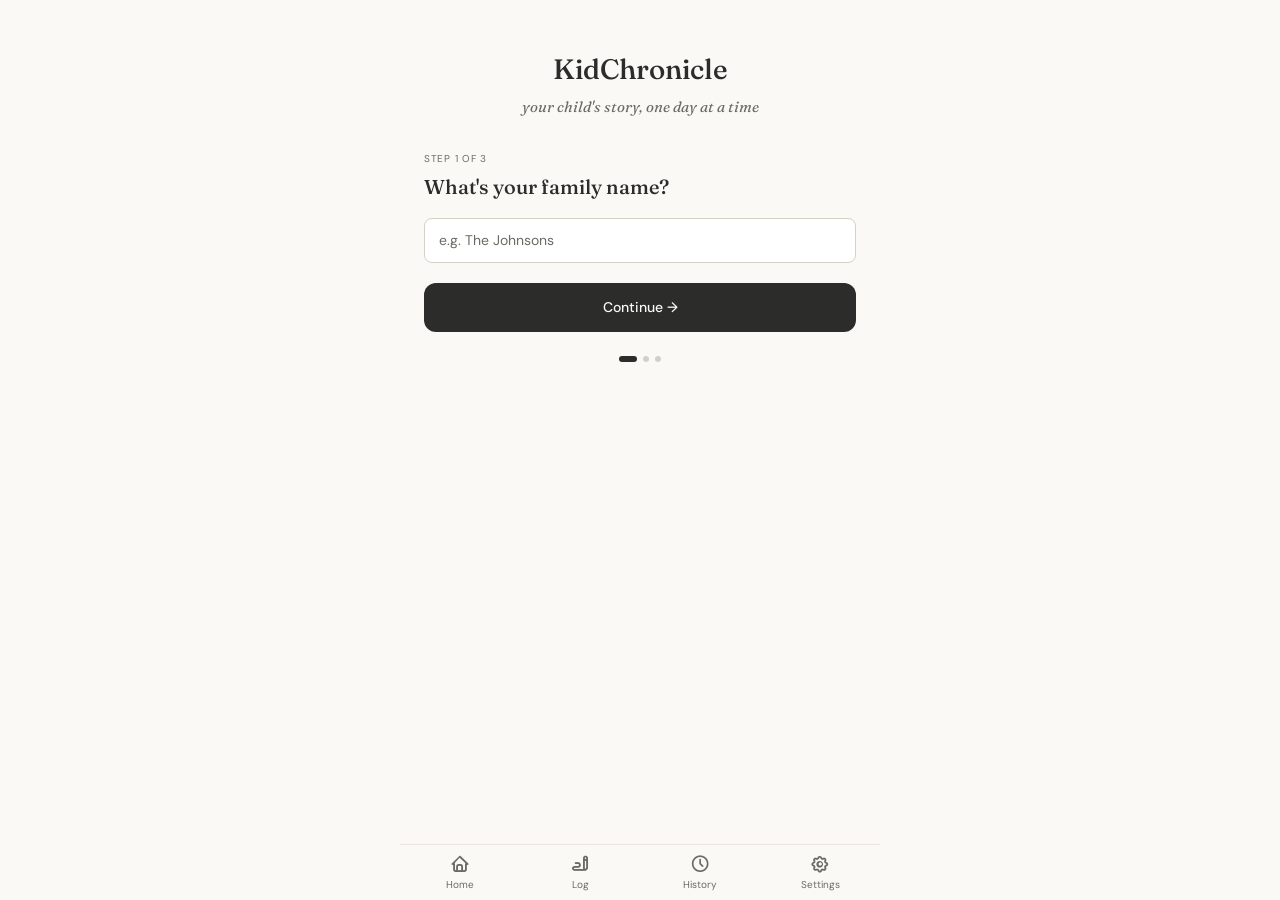
<file: index.html>
<!DOCTYPE html>
<html lang="en">
<head>
  <meta charset="UTF-8" />
  <meta name="viewport" content="width=device-width, initial-scale=1.0, viewport-fit=cover" />
  <meta name="description" content="Your child's story, one day at a time." />
  <meta name="theme-color" content="#2C2C2A" />
  <meta name="mobile-web-app-capable" content="yes" />
  <meta name="apple-mobile-web-app-capable" content="yes" />
  <meta name="apple-mobile-web-app-status-bar-style" content="default" />
  <meta name="apple-mobile-web-app-title" content="KidChronicle" />

  <title>KidChronicle</title>
  <link rel="manifest" href="manifest.json" />

  <!-- Icons — generated from assets/icons/icon.svg via generate-icons.js -->
  <link rel="apple-touch-icon"       href="assets/icons/apple-touch-icon.png" />
  <link rel="icon" type="image/png"  href="assets/icons/favicon-32.png" sizes="32x32" />
  <link rel="icon" type="image/svg+xml" href="assets/icons/icon.svg" />

  <link rel="stylesheet" href="assets/tabler-icons/tabler-icons.min.css" />

  <link rel="stylesheet" href="css/reset.css" />
  <link rel="stylesheet" href="css/themes.css" />
  <link rel="stylesheet" href="css/app.css" />
</head>
<body>

<div class="app-shell">

  <!-- Onboarding -->
  <div id="screen-onboarding" class="screen active" role="main" aria-label="Onboarding">
    <div id="onboard-content"></div>
  </div>

  <!-- Home -->
  <div id="screen-home" class="screen" role="main" aria-label="Home">
    <div style="padding:16px 16px 8px;display:flex;justify-content:space-between;align-items:flex-start">
      <span class="display" style="font-size:20px">KidChronicle</span>
      <span style="font-size:11px;color:var(--color-muted);padding-top:4px" id="home-date"></span>
    </div>
    <p class="display-italic" style="padding:0 16px 12px;font-size:15px" id="home-greeting"></p>
    <p class="section-label">Your children</p>
    <div style="display:flex;gap:10px;padding:0 16px 16px;overflow-x:auto;scrollbar-width:none"
         id="child-card-row"></div>
    <div id="sibling-fairness"></div>
    <p class="section-label">Recent logs</p>
    <div id="recent-log-list"></div>
  </div>

  <!-- Log entry -->
  <div id="screen-log-entry" class="screen" role="main" aria-label="New log entry">
    <div class="screen-header">
      <button class="btn-back" id="log-entry-back" aria-label="Go back">
        <i class="ti ti-arrow-left" aria-hidden="true"></i>
      </button>
      <h1 class="screen-header__title">New log entry</h1>
    </div>
    <div id="log-entry-content"></div>
  </div>

  <!-- Child profile -->
  <div id="screen-profile" class="screen" role="main" aria-label="Child profile">
    <div id="profile-content"></div>
  </div>

  <!-- History -->
  <div id="screen-history" class="screen" role="main" aria-label="History">
    <div id="history-content"></div>
  </div>

  <!-- Settings -->
  <div id="screen-settings" class="screen" role="main" aria-label="Settings">
    <div class="screen-header">
      <h1 class="screen-header__title">Settings</h1>
    </div>
    <div id="settings-content"></div>
  </div>

  <!-- Add / Edit child form -->
  <div id="screen-child-form" class="screen" role="main" aria-label="Child profile form">
    <div class="screen-header">
      <button class="btn-back" id="child-form-back" aria-label="Go back">
        <i class="ti ti-arrow-left" aria-hidden="true"></i>
      </button>
      <h1 class="screen-header__title" id="child-form-title">Add child</h1>
    </div>
    <div id="child-form-content"></div>
  </div>

  <!-- Bottom navigation -->
  <nav class="bottom-nav" id="bottom-nav" aria-label="Main navigation">
    <button class="nav-item" data-screen="home" aria-label="Home">
      <i class="ti ti-home" aria-hidden="true"></i>
      <span>Home</span>
    </button>
    <button class="nav-item" data-screen="logEntry" aria-label="New log entry">
      <i class="ti ti-writing" aria-hidden="true"></i>
      <span>Log</span>
    </button>
    <button class="nav-item" data-screen="history" aria-label="History">
      <i class="ti ti-clock" aria-hidden="true"></i>
      <span>History</span>
    </button>
    <button class="nav-item" data-screen="settings" aria-label="Settings">
      <i class="ti ti-settings" aria-hidden="true"></i>
      <span>Settings</span>
    </button>
  </nav>

  <!-- FAB -->
  <button class="fab" id="fab" aria-label="Add new log entry">
    <i class="ti ti-plus" aria-hidden="true"></i>
  </button>

  <!-- Update banner -->
  <div id="update-banner" class="update-banner" role="alert" aria-live="polite">
    <span>A new version is ready.</span>
    <button id="update-banner-btn" class="update-banner__btn">Update now</button>
    <button id="update-banner-dismiss" class="update-banner__dismiss" aria-label="Dismiss">
      <i class="ti ti-x" aria-hidden="true"></i>
    </button>
  </div>

  <!-- Toast -->
  <div id="toast" class="toast" role="status" aria-live="polite"></div>

</div>

<script src="js/storage.js"></script>
<script src="js/profiles.js"></script>
<script src="js/logbook.js"></script>
<script src="js/reflection.js"></script>
<script src="js/points.js"></script>
<script src="js/psychology.js"></script>
<script src="js/charts.js"></script>
<script src="js/export.js"></script>
<script src="js/ui-utils.js"></script>
<script src="js/ui-dialogs.js"></script>
<script src="js/app.js"></script>

<script>
  document.getElementById('home-date').textContent =
    new Date().toLocaleDateString('en-GB', { weekday: 'long', day: 'numeric', month: 'long' });

  document.getElementById('log-entry-back').addEventListener('click', () => {
    document.querySelector('.nav-item[data-screen="home"]').click();
  });
</script>

</body>
</html>
</file>
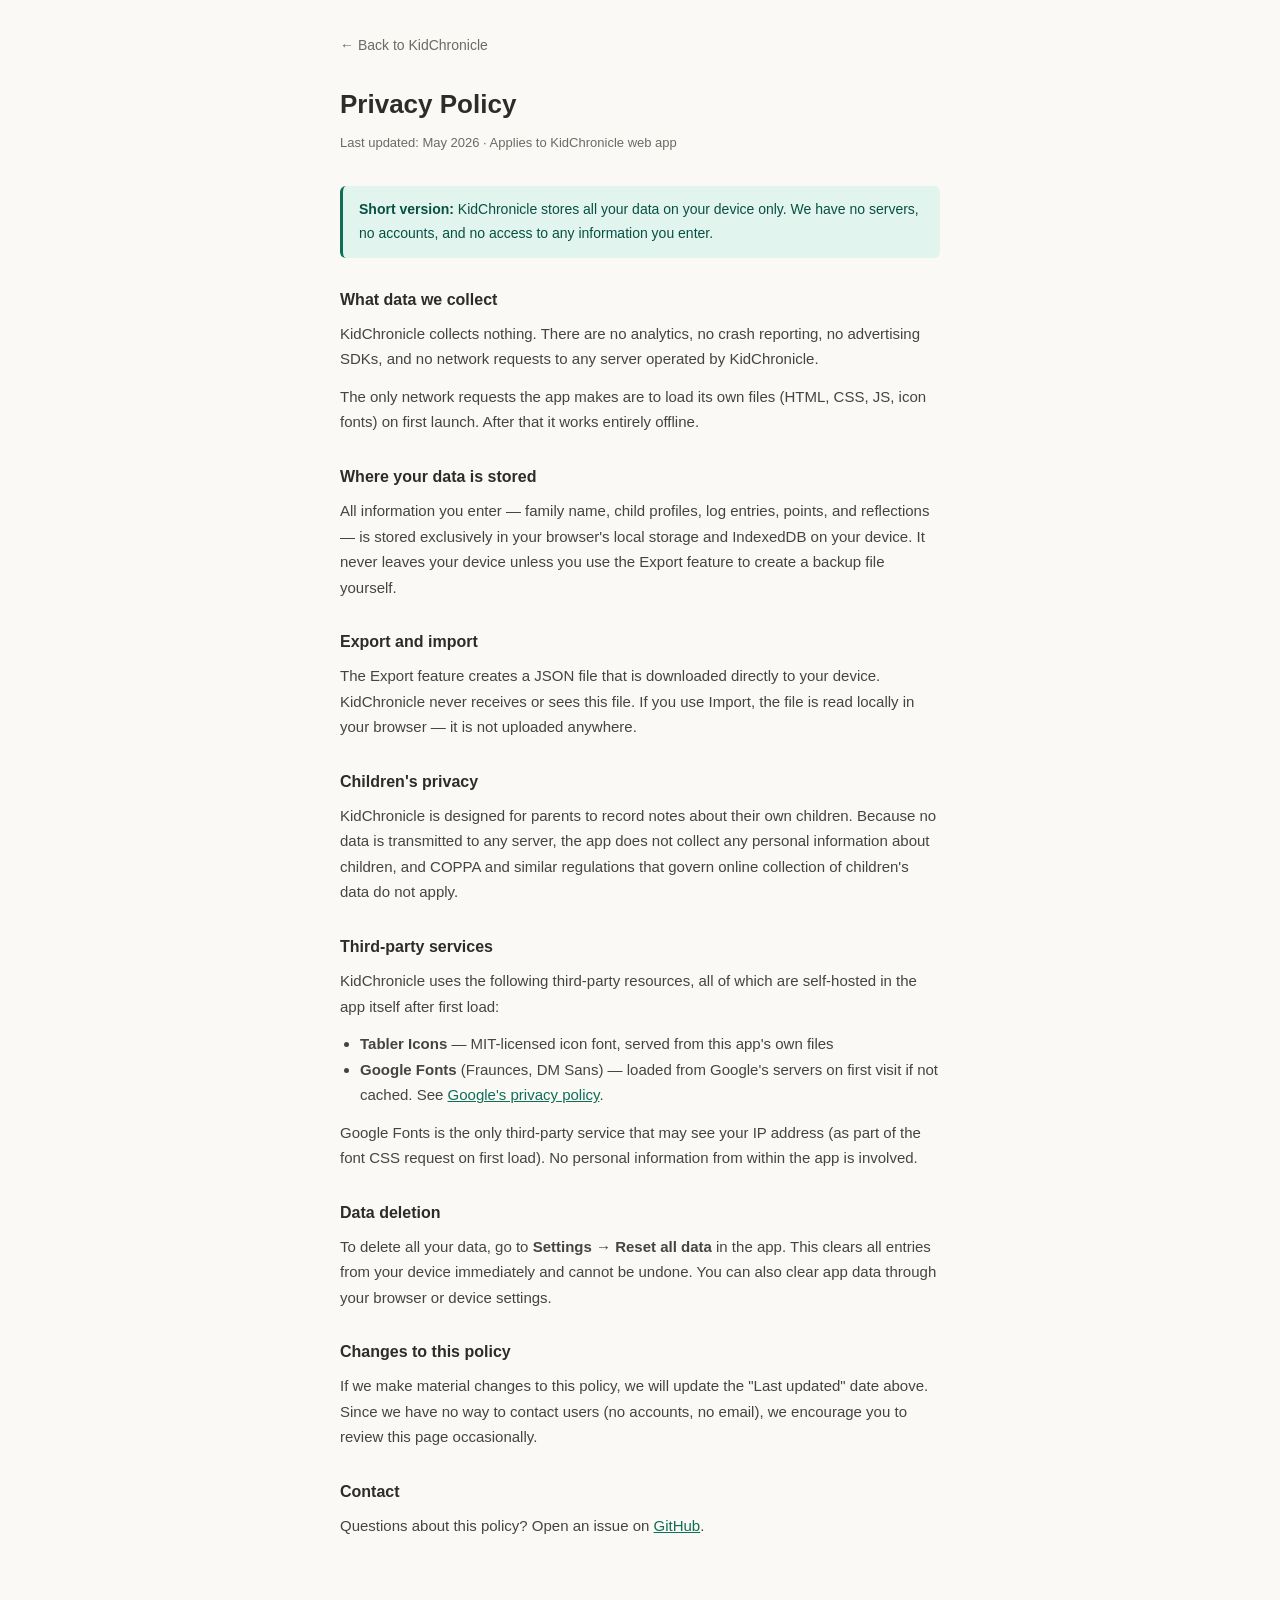
<file: privacy.html>
<!DOCTYPE html>
<html lang="en">
<head>
  <meta charset="UTF-8" />
  <meta name="viewport" content="width=device-width, initial-scale=1.0" />
  <title>Privacy Policy — KidChronicle</title>
  <link rel="icon" type="image/svg+xml" href="assets/icons/icon.svg" />
  <style>
    *, *::before, *::after { box-sizing: border-box; margin: 0; padding: 0; }
    body {
      font-family: -apple-system, 'DM Sans', sans-serif;
      font-size: 15px;
      line-height: 1.7;
      color: #2C2C2A;
      background: #FAF9F6;
      padding: 32px 20px 64px;
      max-width: 640px;
      margin: 0 auto;
    }
    a { color: #0F6E56; }
    h1 { font-size: 26px; font-weight: 600; margin-bottom: 6px; }
    h2 { font-size: 16px; font-weight: 600; margin: 28px 0 8px; }
    p  { margin-bottom: 12px; color: #444441; }
    .meta  { font-size: 13px; color: #6B6A63; margin-bottom: 32px; }
    .back  { display: inline-block; margin-bottom: 24px; font-size: 14px; color: #6B6A63; text-decoration: none; }
    .back:hover { color: #2C2C2A; }
    .highlight {
      background: #E1F5EE;
      border-left: 3px solid #0F6E56;
      padding: 12px 16px;
      border-radius: 6px;
      margin-bottom: 20px;
      font-size: 14px;
      color: #085041;
    }
  </style>
</head>
<body>

  <a href="./" class="back">← Back to KidChronicle</a>

  <h1>Privacy Policy</h1>
  <p class="meta">Last updated: May 2026 · Applies to KidChronicle web app</p>

  <div class="highlight">
    <strong>Short version:</strong> KidChronicle stores all your data on your device only.
    We have no servers, no accounts, and no access to any information you enter.
  </div>

  <h2>What data we collect</h2>
  <p>KidChronicle collects nothing. There are no analytics, no crash reporting, no advertising SDKs, and no network requests to any server operated by KidChronicle.</p>
  <p>The only network requests the app makes are to load its own files (HTML, CSS, JS, icon fonts) on first launch. After that it works entirely offline.</p>

  <h2>Where your data is stored</h2>
  <p>All information you enter — family name, child profiles, log entries, points, and reflections — is stored exclusively in your browser's local storage and IndexedDB on your device. It never leaves your device unless you use the Export feature to create a backup file yourself.</p>

  <h2>Export and import</h2>
  <p>The Export feature creates a JSON file that is downloaded directly to your device. KidChronicle never receives or sees this file. If you use Import, the file is read locally in your browser — it is not uploaded anywhere.</p>

  <h2>Children's privacy</h2>
  <p>KidChronicle is designed for parents to record notes about their own children. Because no data is transmitted to any server, the app does not collect any personal information about children, and COPPA and similar regulations that govern online collection of children's data do not apply.</p>

  <h2>Third-party services</h2>
  <p>KidChronicle uses the following third-party resources, all of which are self-hosted in the app itself after first load:</p>
  <ul style="margin: 0 0 12px 20px; color: #444441;">
    <li><strong>Tabler Icons</strong> — MIT-licensed icon font, served from this app's own files</li>
    <li><strong>Google Fonts</strong> (Fraunces, DM Sans) — loaded from Google's servers on first visit if not cached. See <a href="https://policies.google.com/privacy">Google's privacy policy</a>.</li>
  </ul>
  <p>Google Fonts is the only third-party service that may see your IP address (as part of the font CSS request on first load). No personal information from within the app is involved.</p>

  <h2>Data deletion</h2>
  <p>To delete all your data, go to <strong>Settings → Reset all data</strong> in the app. This clears all entries from your device immediately and cannot be undone. You can also clear app data through your browser or device settings.</p>

  <h2>Changes to this policy</h2>
  <p>If we make material changes to this policy, we will update the "Last updated" date above. Since we have no way to contact users (no accounts, no email), we encourage you to review this page occasionally.</p>

  <h2>Contact</h2>
  <p>Questions about this policy? Open an issue on <a href="https://github.com/kiren-labs/kidchronicle">GitHub</a>.</p>

</body>
</html>
</file>
<file: css/themes.css>
/* themes.css — child avatar colour tokens */

:root {
  --child-purple-bg:  #EEEDFE;
  --child-purple-tx:  #3C3489;
  --child-purple-dot: #7F77DD;

  --child-teal-bg:    #E1F5EE;
  --child-teal-tx:    #085041;
  --child-teal-dot:   #1D9E75;

  --child-coral-bg:   #FAECE7;
  --child-coral-tx:   #712B13;
  --child-coral-dot:  #D85A30;

  --child-amber-bg:   #FAEEDA;
  --child-amber-tx:   #633806;
  --child-amber-dot:  #BA7517;

  --child-blue-bg:    #E6F1FB;
  --child-blue-tx:    #0C447C;
  --child-blue-dot:   #378ADD;
}

.avatar-purple  { background: var(--child-purple-bg); color: var(--child-purple-tx); }
.avatar-teal    { background: var(--child-teal-bg);   color: var(--child-teal-tx);   }
.avatar-coral   { background: var(--child-coral-bg);  color: var(--child-coral-tx);  }
.avatar-amber   { background: var(--child-amber-bg);  color: var(--child-amber-tx);  }
.avatar-blue    { background: var(--child-blue-bg);   color: var(--child-blue-tx);   }

.dot-purple  { background: var(--child-purple-dot); }
.dot-teal    { background: var(--child-teal-dot);   }
.dot-coral   { background: var(--child-coral-dot);  }
.dot-amber   { background: var(--child-amber-dot);  }
.dot-blue    { background: var(--child-blue-dot);   }
</file>
<file: css/app.css>
/* app.css — KidChronicle main styles */

/* ── Google Fonts ──────────────────────────────────────────────────────────── */
@import url('https://fonts.googleapis.com/css2?family=Fraunces:ital,wght@0,500;1,400&family=DM+Sans:wght@400;500&display=swap');

/* ── Design tokens ──────────────────────────────────────────────────────────── */
:root {
  --color-ink:        #2C2C2A;
  --color-bg:         #FAF9F6;
  --color-surface:    #F1EFE8;
  --color-border:     #E8E6DF;
  --color-muted:      #6B6A63;
  --color-mid:        #D3D1C7;
  --color-body:       #444441;
  --color-accent:     #0F6E56;
  --color-green-bg:   #E1F5EE;
  --color-green-tx:   #085041;
  --color-amber-bg:   #FAEEDA;
  --color-amber-tx:   #633806;
  --color-red-bg:     #FCEBEB;
  --color-red-tx:     #791F1F;
  --font-display:     'Fraunces', Georgia, serif;
  --font-body:        'DM Sans', -apple-system, sans-serif;
  --radius-sm:        8px;
  --radius-md:        12px;
  --radius-lg:        16px;
  --radius-full:      999px;
  --nav-height:       56px;
  --fab-size:         46px;
}

/* ── Base ────────────────────────────────────────────────────────────────────── */
html, body {
  height: 100%;
  background: var(--color-bg);
  color: var(--color-body);
  font-family: var(--font-body);
  font-size: 14px;
  line-height: 1.5;
}

/* ── Screen layout ───────────────────────────────────────────────────────────── */
.app-shell {
  display: flex;
  flex-direction: column;
  height: 100vh;
  max-width: 480px;
  margin: 0 auto;
  position: relative;
}

.screen {
  display: none;
  flex: 1;
  overflow-y: auto;
  padding-bottom: calc(var(--nav-height) + 20px);
}
.screen.active { display: block; }

/* ── Bottom navigation ──────────────────────────────────────────────────────── */
.bottom-nav {
  display: flex;
  height: var(--nav-height);
  border-top: 0.5px solid var(--color-border);
  background: var(--color-bg);
  position: fixed;
  bottom: 0;
  left: 50%;
  transform: translateX(-50%);
  width: 100%;
  max-width: 480px;
  z-index: 100;
}

.nav-item {
  flex: 1;
  display: flex;
  flex-direction: column;
  align-items: center;
  justify-content: center;
  gap: 3px;
  color: var(--color-muted);
  font-size: 10px;
  transition: color 0.15s;
}
.nav-item.active { color: var(--color-ink); }
.nav-item i { font-size: 20px; }

/* ── FAB ────────────────────────────────────────────────────────────────────── */
.fab {
  position: fixed;
  bottom: calc(var(--nav-height) + 14px);
  right: max(14px, calc(50% - 240px + 14px));
  width: var(--fab-size);
  height: var(--fab-size);
  border-radius: 50%;
  background: var(--color-ink);
  color: var(--color-bg);
  display: flex;
  align-items: center;
  justify-content: center;
  font-size: 22px;
  z-index: 90;
  box-shadow: 0 2px 10px rgba(44,44,42,0.2);
  transition: transform 0.15s;
}
.fab:active { transform: scale(0.95); }
.fab.hidden { display: none; }

/* ── Typography ─────────────────────────────────────────────────────────────── */
.display     { font-family: var(--font-display); font-weight: 500; color: var(--color-ink); }
.display-italic { font-family: var(--font-display); font-style: italic; font-weight: 400; color: var(--color-ink); }
.section-label { font-size: 10px; text-transform: uppercase; letter-spacing: 0.07em; color: var(--color-muted); padding: 0 16px; margin-bottom: 8px; }

/* ── Cards ───────────────────────────────────────────────────────────────────── */
.card {
  background: white;
  border: 0.5px solid var(--color-border);
  border-radius: var(--radius-md);
  padding: 10px 12px;
}

/* ── Buttons ─────────────────────────────────────────────────────────────────── */
.btn-primary {
  display: block;
  width: 100%;
  padding: 14px;
  background: var(--color-ink);
  color: var(--color-bg);
  border-radius: var(--radius-md);
  font-family: var(--font-body);
  font-weight: 500;
  font-size: 14px;
  text-align: center;
  transition: opacity 0.15s;
}
.btn-primary:active { opacity: 0.85; }

.btn-secondary {
  display: inline-flex;
  align-items: center;
  gap: 6px;
  padding: 8px 14px;
  border: 0.5px solid var(--color-border);
  border-radius: var(--radius-full);
  font-family: var(--font-body);
  font-size: 13px;
  color: var(--color-ink);
  background: white;
}

.btn-back {
  width: 32px;
  height: 32px;
  border-radius: 50%;
  background: var(--color-surface);
  display: flex;
  align-items: center;
  justify-content: center;
  font-size: 16px;
  color: var(--color-ink);
  flex-shrink: 0;
}

/* ── Inputs ──────────────────────────────────────────────────────────────────── */
.input-field {
  width: 100%;
  padding: 11px 14px;
  border: 0.5px solid var(--color-mid);
  border-radius: var(--radius-sm);
  background: white;
  font-family: var(--font-body);
  font-size: 14px;
  color: var(--color-ink);
  transition: border-color 0.15s;
}
.input-field:focus { border-color: var(--color-ink); outline: none; }
.input-field::placeholder { color: var(--color-muted); }

textarea.input-field {
  resize: none;
  min-height: 90px;
  line-height: 1.6;
}

/* ── Chips ───────────────────────────────────────────────────────────────────── */
.chip {
  display: inline-flex;
  align-items: center;
  gap: 4px;
  padding: 5px 12px;
  border-radius: var(--radius-full);
  border: 0.5px solid var(--color-border);
  font-family: var(--font-body);
  font-size: 12px;
  color: var(--color-muted);
  background: white;
  white-space: nowrap;
  cursor: pointer;
  transition: all 0.1s;
}
.chip.active, .chip[aria-pressed="true"] {
  background: var(--color-ink);
  color: var(--color-bg);
  border-color: var(--color-ink);
}
.chip-scroll {
  display: flex;
  gap: 6px;
  padding: 0 16px;
  overflow-x: auto;
  scrollbar-width: none;
}
.chip-scroll::-webkit-scrollbar { display: none; }

/* ── Toast notifications ─────────────────────────────────────────────────────── */
.toast {
  position: fixed;
  bottom: calc(var(--nav-height) + 16px);
  left: 50%;
  transform: translateX(-50%);
  padding: 10px 20px;
  border-radius: var(--radius-full);
  font-size: 13px;
  font-weight: 500;
  z-index: 200;
  opacity: 0;
  transition: opacity 0.2s;
  max-width: calc(100% - 32px);
  text-align: center;
  pointer-events: none;
}
.toast.show { opacity: 1; }
.toast.success { background: var(--color-green-bg); color: var(--color-green-tx); }
.toast.error   { background: var(--color-red-bg);   color: var(--color-red-tx);   }

/* ── Stat boxes ──────────────────────────────────────────────────────────────── */
.stat-box {
  flex: 1;
  background: var(--color-surface);
  border-radius: var(--radius-sm);
  padding: 10px;
  text-align: center;
}
.stat-value { font-family: var(--font-display); font-size: 22px; font-weight: 500; color: var(--color-ink); }
.stat-label { font-size: 9px; text-transform: uppercase; letter-spacing: 0.06em; color: var(--color-muted); margin-top: 2px; }

/* ── Child card (Home screen) ────────────────────────────────────────────────── */
.child-card {
  width: 100px;
  flex-shrink: 0;
  border-radius: var(--radius-md);
  padding: 12px 10px;
  cursor: pointer;
}
.child-card .avatar {
  width: 38px;
  height: 38px;
  border-radius: 50%;
  background: rgba(255,255,255,0.6);
  display: flex;
  align-items: center;
  justify-content: center;
  font-size: 18px;
  margin-bottom: 8px;
}
.child-card .child-name  { font-size: 13px; font-weight: 500; color: inherit; }
.child-card .child-pts   { font-size: 11px; opacity: 0.75; margin-top: 2px; }
.child-card .child-streak { font-size: 10px; opacity: 0.65; margin-top: 4px; }

/* ── Entry card (History / Home) ─────────────────────────────────────────────── */
.entry-card {
  background: white;
  border: 0.5px solid var(--color-border);
  border-radius: var(--radius-md);
  padding: 10px 12px;
  margin: 0 16px 8px;
}
.entry-card__header { display: flex; justify-content: space-between; align-items: center; margin-bottom: 5px; }
.entry-card__who    { display: flex; align-items: center; gap: 6px; }
.entry-card__dot    { width: 8px; height: 8px; border-radius: 50%; flex-shrink: 0; }
.entry-card__name   { font-size: 12px; font-weight: 500; color: var(--color-ink); }
.entry-card__date   { font-size: 11px; color: var(--color-muted); }
.entry-card__text   { font-size: 12px; color: var(--color-body); line-height: 1.5; margin-bottom: 6px; }
.entry-card__footer { display: flex; gap: 6px; align-items: center; flex-wrap: wrap; }

/* ── Mood chips ──────────────────────────────────────────────────────────────── */
.mood-chip {
  font-size: 11px;
  padding: 2px 8px;
  border-radius: var(--radius-full);
  background: var(--color-surface);
  color: var(--color-muted);
  white-space: nowrap;
}
.points-badge {
  font-size: 11px;
  padding: 2px 8px;
  border-radius: var(--radius-full);
  background: var(--color-green-bg);
  color: var(--color-green-tx);
  display: flex;
  align-items: center;
  gap: 3px;
}

/* ── Suggestion card ─────────────────────────────────────────────────────────── */
.suggestion-card {
  background: var(--color-amber-bg);
  border-radius: var(--radius-md);
  padding: 12px 14px;
  margin: 0 16px 12px;
}
.suggestion-card__label { font-size: 10px; text-transform: uppercase; letter-spacing: 0.07em; color: var(--color-amber-tx); margin-bottom: 4px; }
.suggestion-card__title { font-size: 13px; font-weight: 500; color: var(--color-ink); margin-bottom: 3px; }
.suggestion-card__desc  { font-size: 12px; color: var(--color-amber-tx); line-height: 1.5; }

/* ── Onboarding ─────────────────────────────────────────────────────────────── */
.onboard-step { padding: 0 24px; }
.onboard-hero { text-align: center; padding: 48px 0 32px; }
.onboard-dots { display: flex; gap: 6px; justify-content: center; margin-top: 24px; }
.onboard-dot  { width: 6px; height: 6px; border-radius: 50%; background: var(--color-mid); transition: all 0.2s; }
.onboard-dot.active { background: var(--color-ink); width: 18px; border-radius: 3px; }
.colour-picker { display: flex; gap: 10px; justify-content: center; margin: 16px 0; }
.colour-swatch { width: 32px; height: 32px; border-radius: 50%; cursor: pointer; transition: box-shadow 0.15s; }
.colour-swatch.selected { box-shadow: 0 0 0 2px white, 0 0 0 3.5px var(--color-ink); }

/* ── Entry type toggle (reflection) ─────────────────────────────────────────── */
.entry-toggle {
  display: flex;
  background: var(--color-surface);
  border-radius: var(--radius-full);
  padding: 3px;
  margin: 0 16px 16px;
}
.entry-toggle__btn {
  flex: 1;
  padding: 7px 12px;
  border-radius: var(--radius-full);
  font-size: 12px;
  font-weight: 500;
  color: var(--color-muted);
  text-align: center;
  transition: all 0.15s;
}
.entry-toggle__btn.active {
  background: white;
  color: var(--color-ink);
  box-shadow: 0 1px 3px rgba(0,0,0,0.08);
}

/* ── Screen-specific padding ─────────────────────────────────────────────────── */
.screen-header { padding: 14px 16px 8px; display: flex; align-items: center; gap: 10px; }
.screen-header__title { font-family: var(--font-display); font-size: 18px; font-weight: 500; color: var(--color-ink); }
.form-section { padding: 0 16px 14px; }
.form-label   { display: block; font-size: 10px; text-transform: uppercase; letter-spacing: 0.07em; color: var(--color-muted); margin-bottom: 6px; }

/* ── Settings rows ───────────────────────────────────────────────────────────── */
.settings-group { margin: 0 16px 20px; }
.settings-group__label {
  font-size: 10px;
  text-transform: uppercase;
  letter-spacing: 0.07em;
  color: var(--color-muted);
  margin-bottom: 6px;
}
.settings-row {
  display: flex;
  align-items: center;
  justify-content: space-between;
  padding: 12px 14px;
  background: white;
  border: 0.5px solid var(--color-border);
  border-radius: var(--radius-md);
  margin-bottom: 6px;
}
.settings-row__label { font-size: 14px; color: var(--color-ink); }
.settings-row__meta  { font-size: 12px; color: var(--color-muted); margin-top: 1px; }
.settings-row__right { display: flex; align-items: center; gap: 8px; color: var(--color-muted); font-size: 13px; }
.settings-row--danger .settings-row__label { color: var(--color-red-tx); }

/* ── Point category editor ───────────────────────────────────────────────────── */
.category-row {
  display: flex;
  align-items: center;
  gap: 8px;
  padding: 8px 0;
  border-bottom: 0.5px solid var(--color-border);
}
.category-row:last-child { border-bottom: none; }
.category-row__label  { flex: 1; font-size: 13px; color: var(--color-ink); }
.category-row__pts    { font-size: 12px; color: var(--color-muted); min-width: 44px; text-align: right; }
.category-row__delete {
  width: 28px;
  height: 28px;
  border-radius: 50%;
  background: var(--color-red-bg);
  color: var(--color-red-tx);
  display: flex;
  align-items: center;
  justify-content: center;
  font-size: 14px;
  flex-shrink: 0;
}

/* ── Action sheet ────────────────────────────────────────────────────────────── */
.action-sheet-overlay {
  position: fixed;
  inset: 0;
  background: rgba(0,0,0,0.35);
  z-index: 300;
  display: flex;
  align-items: flex-end;
  justify-content: center;
  padding: 0 0 20px;
}
.action-sheet {
  background: white;
  border-radius: var(--radius-lg);
  width: calc(100% - 32px);
  max-width: 440px;
  overflow: hidden;
}
.action-sheet__title {
  font-size: 11px;
  text-transform: uppercase;
  letter-spacing: 0.07em;
  color: var(--color-muted);
  padding: 14px 16px 8px;
  border-bottom: 0.5px solid var(--color-border);
}
.action-sheet__btn {
  display: flex;
  align-items: center;
  gap: 12px;
  width: 100%;
  padding: 14px 16px;
  font-family: var(--font-body);
  font-size: 14px;
  color: var(--color-ink);
  border-bottom: 0.5px solid var(--color-border);
  text-align: left;
}
.action-sheet__btn:last-child { border-bottom: none; }
.action-sheet__btn--danger { color: var(--color-red-tx); }
.action-sheet__btn i { font-size: 16px; width: 20px; text-align: center; }

/* ── Edit bottom sheet ───────────────────────────────────────────────────────── */
.edit-sheet {
  background: white;
  border-radius: var(--radius-lg) var(--radius-lg) 0 0;
  width: 100%;
  max-width: 480px;
  max-height: 90vh;
  overflow-y: auto;
  padding-bottom: 24px;
}
.edit-sheet__header {
  display: flex;
  align-items: center;
  justify-content: space-between;
  padding: 16px 16px 8px;
  border-bottom: 0.5px solid var(--color-border);
  margin-bottom: 4px;
}
.edit-sheet__title {
  font-family: var(--font-display);
  font-size: 16px;
  font-weight: 500;
  color: var(--color-ink);
}

/* ── Entry card action button ────────────────────────────────────────────────── */
.entry-card__action {
  width: 28px;
  height: 28px;
  border-radius: 50%;
  display: flex;
  align-items: center;
  justify-content: center;
  color: var(--color-muted);
  font-size: 16px;
  flex-shrink: 0;
  margin-left: auto;
}
.entry-card__action:hover { background: var(--color-surface); }

/* ── Accessibility utilities ─────────────────────────────────────────────────── */
.visually-hidden {
  position: absolute;
  width: 1px;
  height: 1px;
  padding: 0;
  margin: -1px;
  overflow: hidden;
  clip: rect(0,0,0,0);
  white-space: nowrap;
  border: 0;
}

/* ── Empty states ────────────────────────────────────────────────────────────── */
.empty-state { text-align: center; padding: 40px 24px; }
.empty-state__icon  { font-size: 40px; color: var(--color-mid); margin-bottom: 12px; }
.empty-state__title { font-size: 15px; font-weight: 500; color: var(--color-ink); margin-bottom: 6px; }
.empty-state__desc  { font-size: 13px; color: var(--color-muted); line-height: 1.5; }

/* ── Update banner ───────────────────────────────────────────────────────────── */
.update-banner {
  position: fixed;
  top: 0; left: 0; right: 0;
  z-index: 1000;
  display: flex;
  align-items: center;
  gap: 10px;
  padding: 10px 16px;
  background: var(--color-ink);
  color: var(--color-surface);
  font-size: 13px;
  transform: translateY(-100%);
  transition: transform 0.25s ease;
}
.update-banner.visible { transform: translateY(0); }
.update-banner span    { flex: 1; }
.update-banner__btn {
  padding: 5px 12px;
  border-radius: 99px;
  border: 1px solid var(--color-surface);
  background: transparent;
  color: var(--color-surface);
  font-size: 12px;
  font-weight: 500;
  cursor: pointer;
  white-space: nowrap;
}
.update-banner__dismiss {
  background: transparent;
  border: none;
  color: var(--color-mid);
  cursor: pointer;
  padding: 4px;
  display: flex;
  align-items: center;
}
</file>
